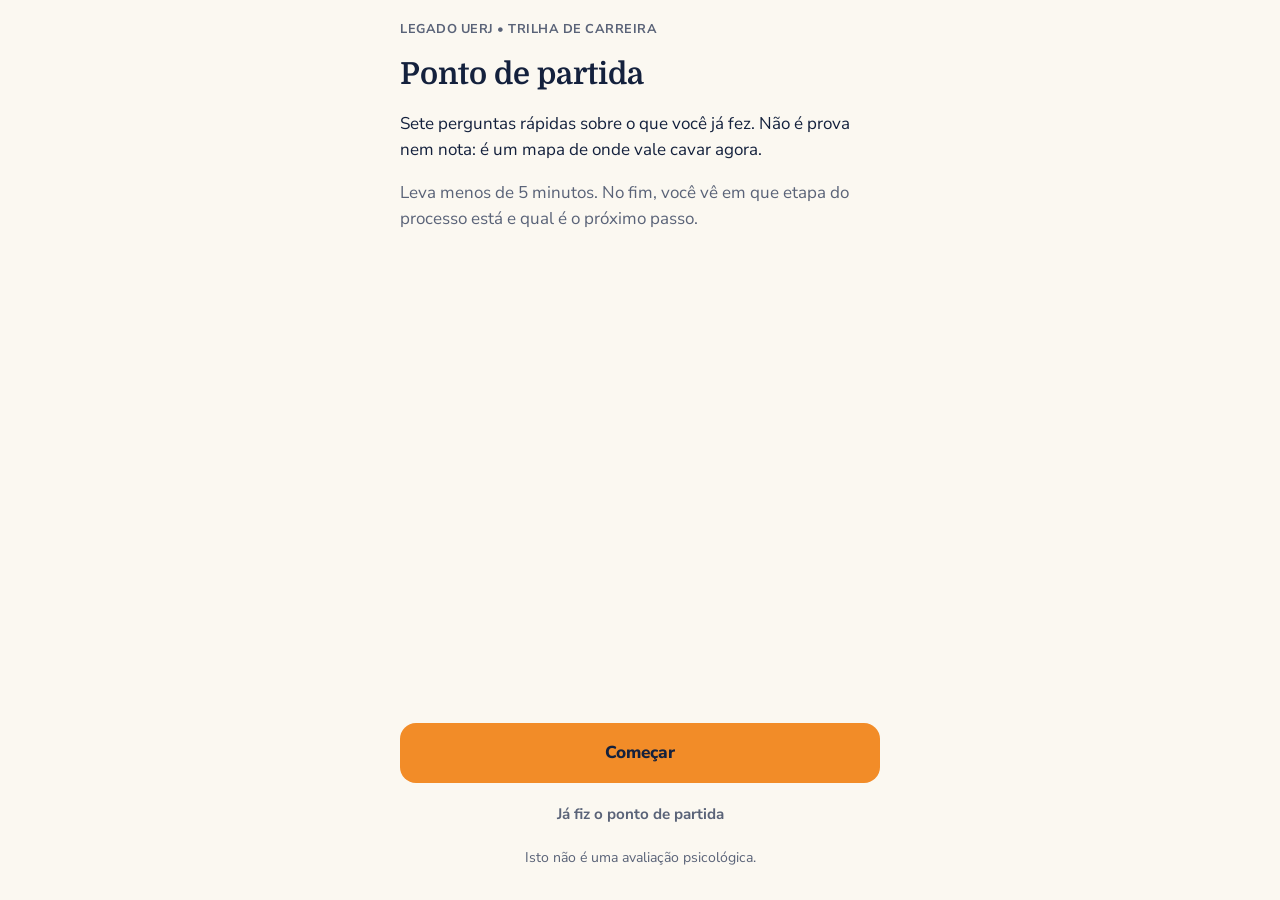
<file: index.html>
<!doctype html>
<html lang="pt-BR">
<head>
<meta charset="utf-8">
<meta name="viewport" content="width=device-width, initial-scale=1">
<meta name="robots" content="noindex">
<meta name="theme-color" content="#FBF8F1">
<title>Ponto de partida • Trilha de Carreira</title>
<script>
  /* Endereço antigo: leva ao aplicativo, mantendo o link pessoal (?t=). */
  location.replace('app/' + location.search + location.hash);
</script>
<noscript><meta http-equiv="refresh" content="0; url=app/"></noscript>
<style>body{margin:0;background:#FBF8F1;color:#14213D;font-family:system-ui,sans-serif;display:flex;min-height:100vh;align-items:center;justify-content:center;padding:24px;text-align:center}a{color:#14213D;font-weight:700}</style>
</head>
<body><p>Abrindo… Se não abrir, <a href="app/">toque aqui</a>.</p></body>
</html>
</file>
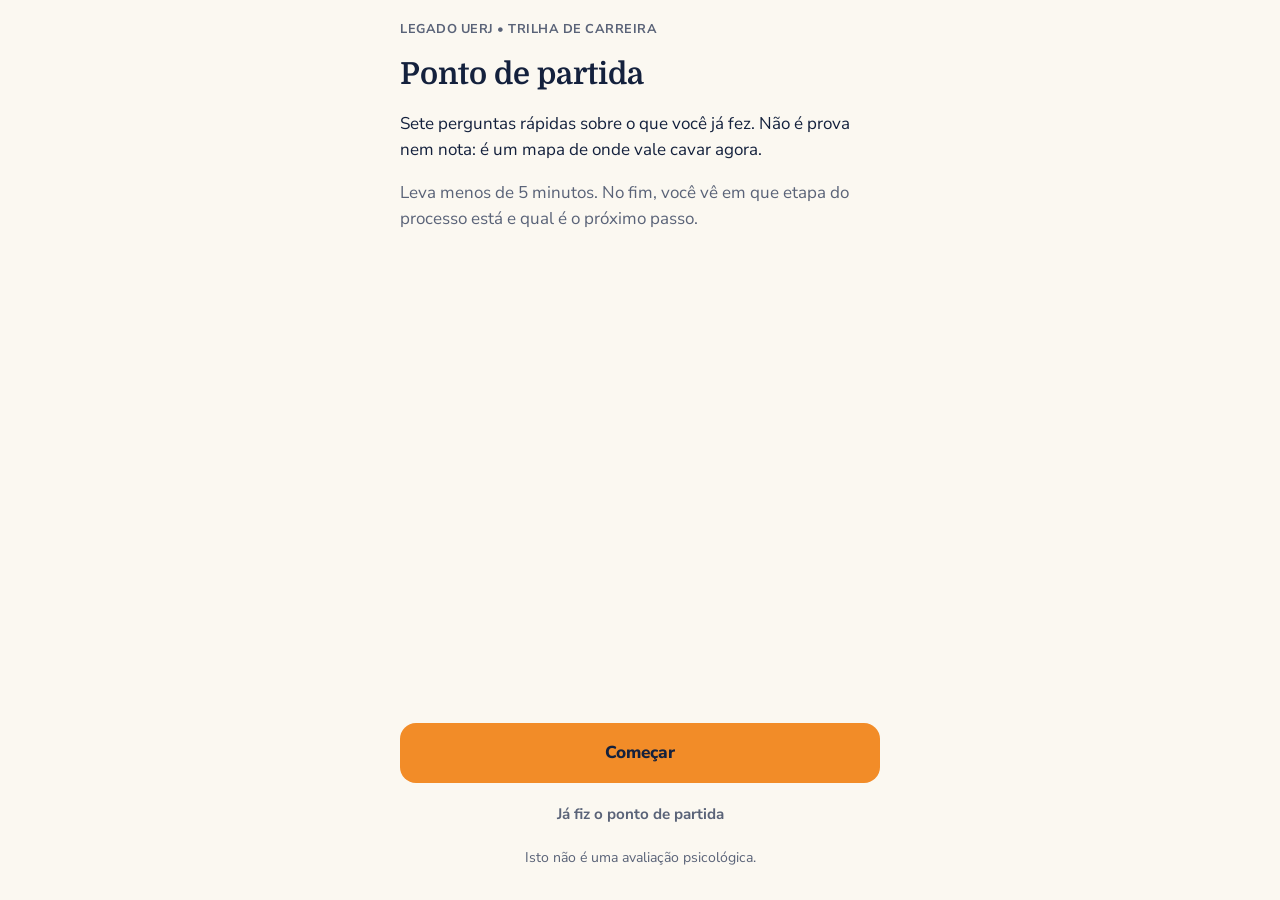
<file: app/index.html>
<!doctype html>
<html lang="pt-BR">
<head>
<meta charset="utf-8">
<meta name="viewport" content="width=device-width, initial-scale=1, viewport-fit=cover">
<meta name="theme-color" content="#FBF8F1">
<meta name="robots" content="noindex">
<title>Trilha de Carreira • Legado UERJ</title>
<link rel="preconnect" href="https://fonts.googleapis.com">
<link rel="preconnect" href="https://fonts.gstatic.com" crossorigin>
<link href="https://fonts.googleapis.com/css2?family=Domine:wght@700&family=Nunito+Sans:wght@400;600;700;800&display=swap" rel="stylesheet">
<link rel="stylesheet" href="../estilo.css?v=11">
<link rel="stylesheet" href="app.css?v=11">
</head>
<body>
<div class="pagina">
  <div class="marca">Legado UERJ • Trilha de Carreira</div>
  <main id="app" class="tela"></main>
  <noscript>Esta página precisa de JavaScript para funcionar.</noscript>
</div>
<nav id="nav" class="barra" hidden aria-label="Áreas"></nav>
<script src="../config.js?v=11"></script>
<script src="../comum.js?v=11"></script>
<script src="app.js?v=11"></script>
</body>
</html>
</file>
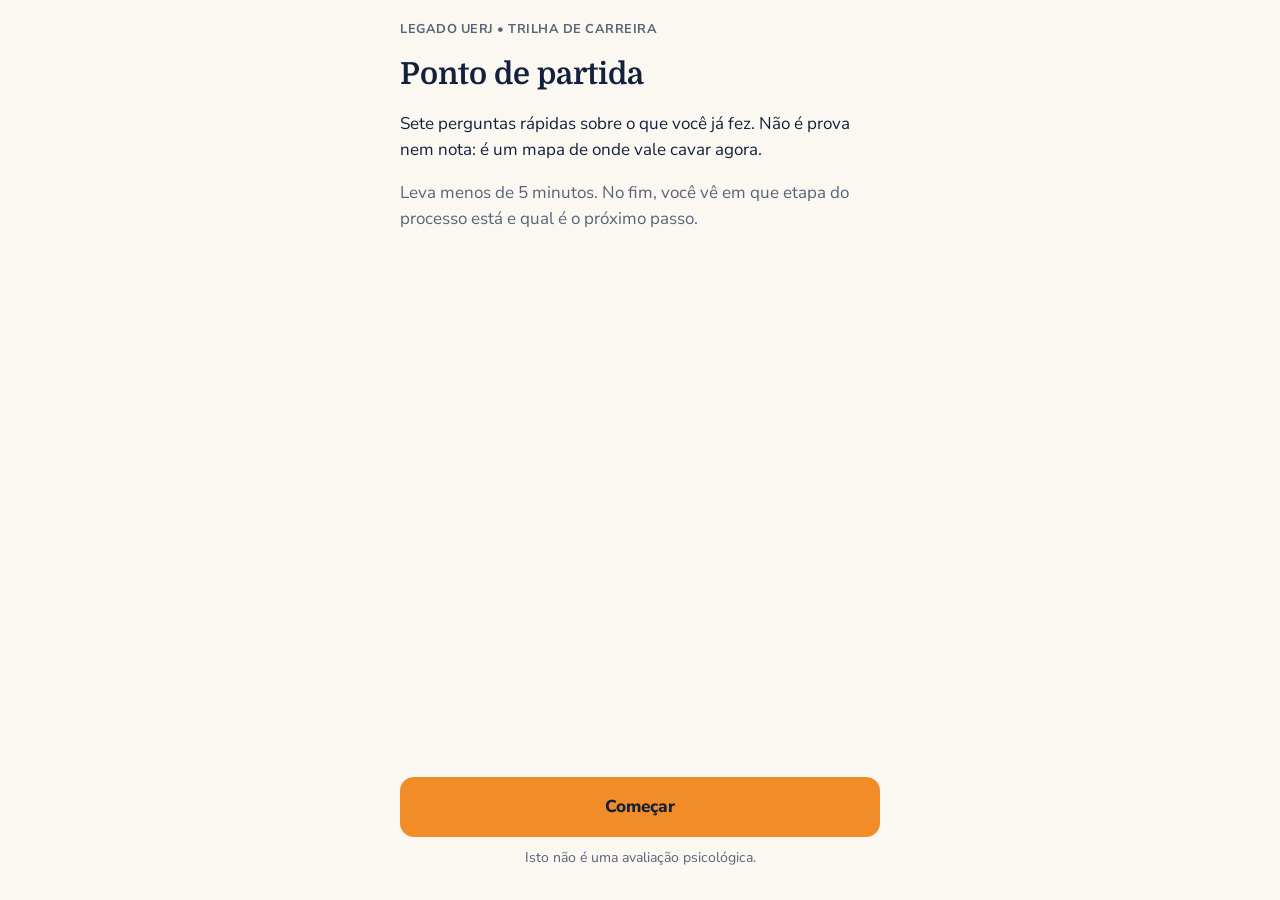
<file: v0/index.html>
<!doctype html>
<html lang="pt-BR">
<head>
<meta charset="utf-8">
<meta name="viewport" content="width=device-width, initial-scale=1, viewport-fit=cover">
<meta name="theme-color" content="#14213D">
<meta name="robots" content="noindex">
<title>Ponto de partida • Trilha de Carreira</title>
<link rel="preconnect" href="https://fonts.googleapis.com">
<link rel="preconnect" href="https://fonts.gstatic.com" crossorigin>
<link href="https://fonts.googleapis.com/css2?family=Domine:wght@700&family=Nunito+Sans:wght@400;600;700;800&display=swap" rel="stylesheet">
<link rel="stylesheet" href="../estilo.css?v=5">
</head>
<body>
<div class="pagina">
  <div class="marca">Legado UERJ • Trilha de Carreira</div>
  <main id="app" class="tela"></main>
  <noscript>Esta página precisa de JavaScript para funcionar.</noscript>
</div>
<script src="../config.js?v=5"></script>
<script src="../comum.js?v=5"></script>
<script src="app.js?v=5"></script>
</body>
</html>
</file>
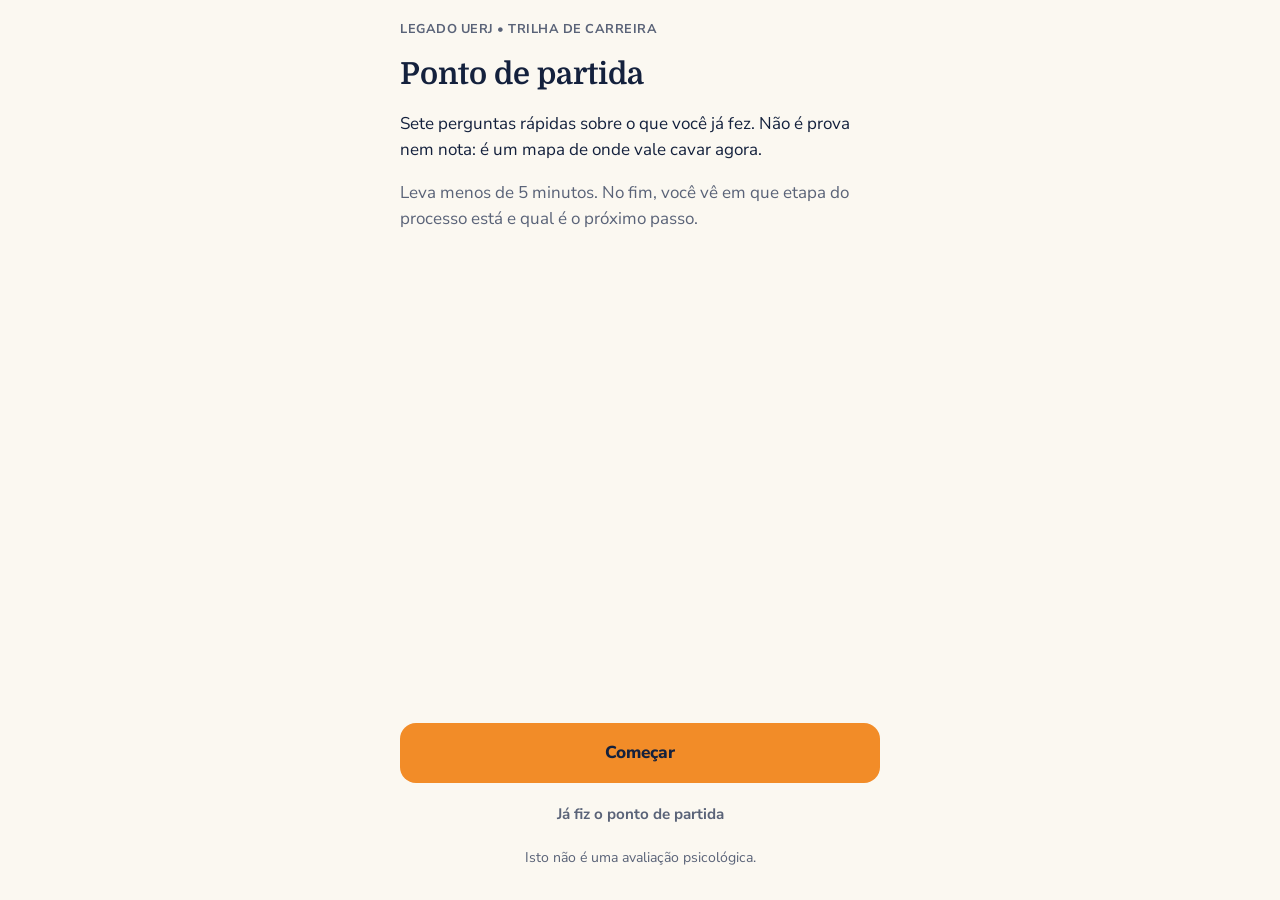
<file: meu-teste.html>
<!doctype html>
<html lang="pt-BR">
<head>
<meta charset="utf-8">
<meta name="viewport" content="width=device-width, initial-scale=1">
<meta name="robots" content="noindex">
<meta name="theme-color" content="#FBF8F1">
<title>Meus testes • Trilha de Carreira</title>
<script>
  /* Endereço antigo: leva ao aplicativo, mantendo o link pessoal (?t=). */
  location.replace('app/' + location.search + '#/testes');
</script>
<noscript><meta http-equiv="refresh" content="0; url=app/"></noscript>
<style>body{margin:0;background:#FBF8F1;color:#14213D;font-family:system-ui,sans-serif;display:flex;min-height:100vh;align-items:center;justify-content:center;padding:24px;text-align:center}a{color:#14213D;font-weight:700}</style>
</head>
<body><p>Abrindo… Se não abrir, <a href="app/">toque aqui</a>.</p></body>
</html>
</file>
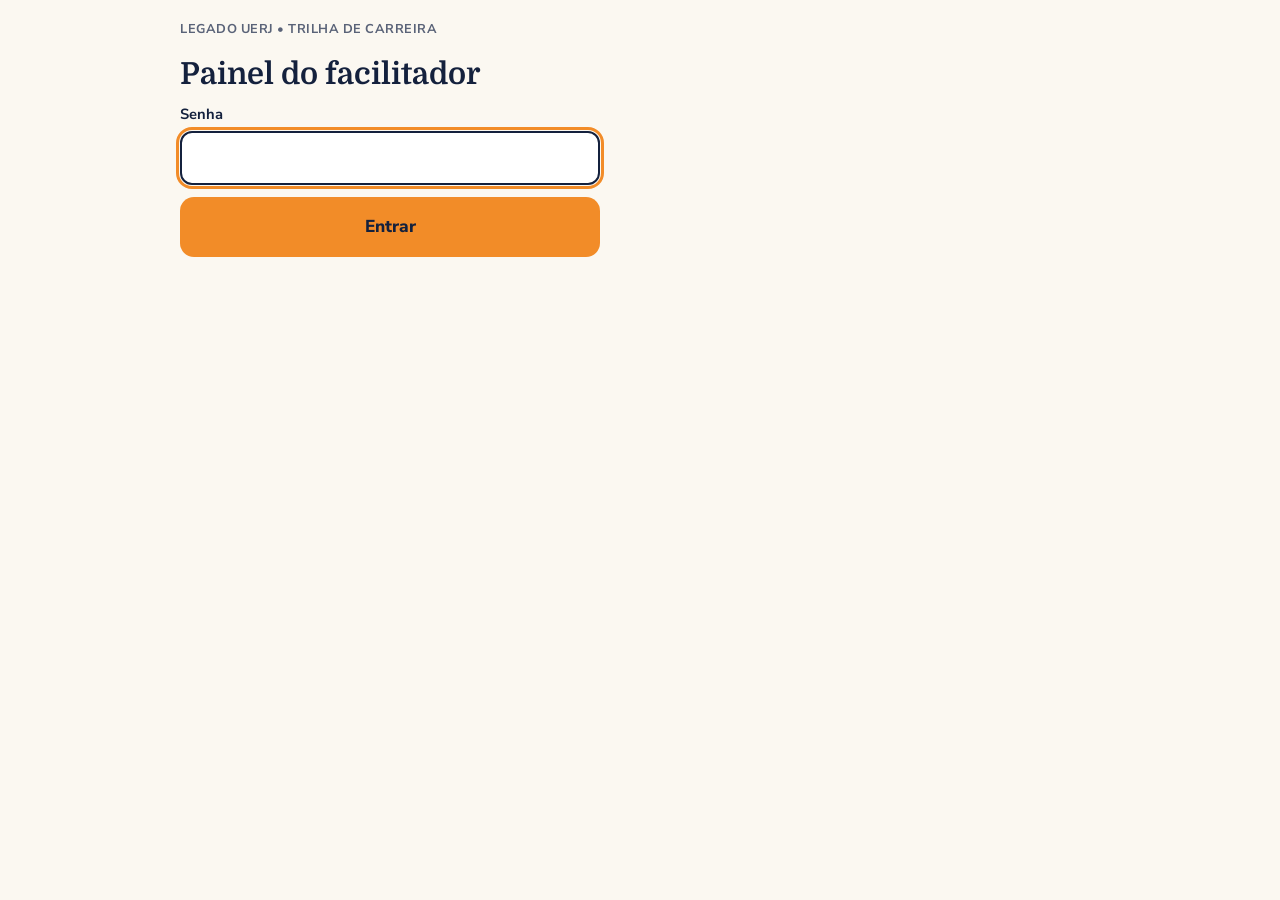
<file: painel.html>
<!doctype html>
<html lang="pt-BR">
<head>
<meta charset="utf-8">
<meta name="viewport" content="width=device-width, initial-scale=1, viewport-fit=cover">
<meta name="theme-color" content="#14213D">
<meta name="robots" content="noindex">
<title>Painel do facilitador • Trilha de Carreira</title>
<link rel="preconnect" href="https://fonts.googleapis.com">
<link rel="preconnect" href="https://fonts.gstatic.com" crossorigin>
<link href="https://fonts.googleapis.com/css2?family=Domine:wght@700&family=Nunito+Sans:wght@400;600;700;800&display=swap" rel="stylesheet">
<link rel="stylesheet" href="estilo.css?v=7">
<style>
  .pagina.larga { max-width: 960px; }
  .grade { display: grid; gap: 16px; grid-template-columns: repeat(auto-fit, minmax(280px, 1fr)); }
  .numeros { display: grid; gap: 12px; grid-template-columns: repeat(auto-fit, minmax(130px, 1fr)); }
  .numeros .cartao { padding: 14px 16px; }
  .numeros .valor { font-family: 'Domine', Georgia, serif; font-size: 2rem; font-weight: 700; line-height: 1.1; }
  .numeros .rot { font-size: .82rem; font-weight: 700; color: var(--suave); }
  .barras { display: flex; flex-direction: column; gap: 10px; margin-top: 12px; }
  .barra { display: grid; grid-template-columns: 112px 1fr 36px; align-items: center; gap: 10px; font-size: .92rem; }
  .barra .nome { font-weight: 700; white-space: nowrap; overflow: hidden; text-overflow: ellipsis; }
  .barra .trilho { height: 22px; background: var(--creme); border-radius: 0 4px 4px 0; }
  .barra .cheio { height: 100%; background: var(--laranja); border-radius: 0 4px 4px 0; min-width: 2px; transition: width .3s; }
  .barra .n { font-weight: 800; text-align: right; font-variant-numeric: tabular-nums; }
  table { border-collapse: collapse; width: 100%; font-size: .9rem; font-variant-numeric: tabular-nums; }
  th, td { padding: 6px 4px; text-align: center; }
  th { font-size: .78rem; color: var(--suave); font-weight: 800; }
  table.matriz { table-layout: fixed; margin-top: 6px; }
  table.matriz th:first-child { width: 28px; }
  td.cel { border: 2px solid var(--branco); border-radius: 4px; font-weight: 700; height: 34px; }
  td.diag { outline: 2px solid var(--azul); outline-offset: -2px; }
  .lista { list-style: none; padding: 0; margin: 10px 0 0; }
  .lista li { display: flex; justify-content: space-between; gap: 12px; padding: 6px 0; border-top: 1px solid var(--linha); }
  .lista li:first-child { border-top: 0; }
  .lista b { font-variant-numeric: tabular-nums; }
  .acoes { display: flex; flex-wrap: wrap; gap: 10px; }
  .acoes .botao { width: auto; flex: 1 1 220px; }
  .cabeca { display: flex; justify-content: space-between; align-items: baseline; gap: 12px; flex-wrap: wrap; }
  /* encontros */
  .novo { display: grid; grid-template-columns: 1.2fr 1fr 1fr 160px auto; gap: 10px; align-items: end; }
  .novo .botao { width: auto; min-height: 50px; padding: 12px 20px; }
  @media (max-width: 900px) { .novo { grid-template-columns: 1fr 1fr; } .novo .botao { grid-column: 1 / -1; } }
  @media (max-width: 640px) { .novo { grid-template-columns: 1fr; } }
  .enc-quem { font-size: .9rem; margin-top: 2px; }
  .enc-quem.falta { color: #9A4B00; font-weight: 700; }
  .comparar { overflow-x: auto; }
  .comparar table { font-size: .88rem; min-width: 560px; }
  .comparar th, .comparar td { border-top: 1px solid var(--linha); padding: 7px 6px; }
  .comparar th:first-child, .comparar td:first-child { text-align: left; }
  .comparar td.alto { font-weight: 800; }
  .encontro { border-top: 1px solid var(--linha); padding: 16px 0; }
  .encontro:first-of-type { border-top: 0; }
  .enc-topo { display: flex; justify-content: space-between; gap: 12px; flex-wrap: wrap; align-items: baseline; }
  .enc-nome { font-weight: 800; font-size: 1.05rem; }
  .estado { display: inline-block; font-size: .74rem; font-weight: 800; border-radius: 999px; padding: 2px 10px; margin-left: 6px; }
  .estado.aberto { background: #E7F2E4; color: #24552A; }
  .estado.fechado { background: var(--creme); color: var(--suave); }
  .enc-num { display: flex; gap: 18px; flex-wrap: wrap; margin-top: 8px; font-size: .9rem; }
  .enc-num b { font-size: 1.15rem; font-variant-numeric: tabular-nums; }
  .notas { display: grid; grid-template-columns: repeat(11, 1fr); gap: 3px; align-items: end; height: 54px; margin-top: 10px; max-width: 420px; }
  .notas div { background: var(--laranja); border-radius: 3px 3px 0 0; min-height: 2px; }
  .notas div.zero { background: var(--linha); }
  .notas-eixo { display: grid; grid-template-columns: repeat(11, 1fr); gap: 3px; max-width: 420px; font-size: .7rem; color: var(--suave); text-align: center; font-variant-numeric: tabular-nums; }
  .mini { display: flex; flex-wrap: wrap; gap: 8px; margin-top: 12px; }
  .mini button { font: inherit; font-size: .85rem; font-weight: 700; border: 1.5px solid var(--linha); background: var(--branco); color: var(--azul); border-radius: 10px; padding: 7px 12px; cursor: pointer; }
  .mini button.forte { border-color: var(--laranja); background: var(--laranja); }
  .link-enc { font-size: .82rem; color: var(--suave); word-break: break-all; margin-top: 6px; }
  .respostas { overflow-x: auto; margin-top: 12px; }
  .respostas table { font-size: .85rem; min-width: 720px; }
  .respostas th, .respostas td { text-align: left; vertical-align: top; padding: 8px 6px; border-top: 1px solid var(--linha); }
  .respostas td.n { text-align: center; font-weight: 800; }
  .filtro { display: flex; align-items: center; gap: 8px; font-size: .9rem; font-weight: 700; cursor: pointer; }
  .filtro input { width: 18px; height: 18px; }
  details summary { cursor: pointer; font-weight: 800; }
  .pessoas li { align-items: center; }
  .pessoas label { display: flex; align-items: center; gap: 8px; margin: 0; font-weight: 600; font-size: .9rem; cursor: pointer; }
</style>
</head>
<body>
<div class="pagina larga">
  <div class="marca">Legado UERJ • Trilha de Carreira</div>
  <main id="app" class="tela"></main>
</div>
<script src="config.js?v=7"></script>
<script src="comum.js?v=7"></script>
<script>
(function () {
  'use strict';
  var P = window.PDP, esc = P.esc, app = document.getElementById('app');
  var senha = null, dados = null, timer = null, incluirTestes = false;
  var abertos = {};            // encontros com as respostas expandidas
  var recemCriado = null;      // slug do encontro que acabou de ser criado
  try { senha = sessionStorage.getItem('pdp_painel'); incluirTestes = sessionStorage.getItem('pdp_painel_testes') === '1'; } catch (e) {}

  function entrar(msg) {
    app.innerHTML = '<div style="max-width:420px" class="pilha">' +
      '<h1>Painel do facilitador</h1>' +
      '<form id="f" class="pilha" style="gap:12px"><div class="campo"><label for="s">Senha</label>' +
      '<input id="s" type="text" autocomplete="off" autocapitalize="none" spellcheck="false"></div>' +
      (msg ? '<p class="erro">' + esc(msg) + '</p>' : '') +
      '<button class="botao" type="submit">Entrar</button></form></div>';
    document.getElementById('f').onsubmit = function (ev) {
      ev.preventDefault(); senha = document.getElementById('s').value.trim(); carregar(true);
    };
    document.getElementById('s').focus();
  }

  function carregar(primeira) {
    clearTimeout(timer);
    P.rpc('pdp_painel', { p_senha: senha, p_incluir_testes: incluirTestes }).then(function (d) {
      try { sessionStorage.setItem('pdp_painel', senha); } catch (e) {}
      dados = d;
      // não redesenha enquanto alguém digita no painel
      var ativo = document.activeElement && /INPUT|TEXTAREA|SELECT/.test(document.activeElement.tagName) && document.activeElement.id !== 's';
      if (primeira || !ativo) desenhar();
      timer = setTimeout(carregar, 15000);
    }, function (err) {
      if (err && !err.rede) { try { sessionStorage.removeItem('pdp_painel'); } catch (e) {} senha = null; entrar('Senha incorreta.'); return; }
      if (primeira && !dados) entrar('Sem conexão. Tente de novo.');
      else { var s = document.getElementById('hora'); if (s) s.textContent = 'sem conexão, tentando de novo…'; timer = setTimeout(carregar, 15000); }
    });
  }

  function acao(fn, args) {
    clearTimeout(timer);
    var a = { p_senha: senha }; for (var k in args) a[k] = args[k];
    return P.rpc(fn, a).then(function (r) { carregar(); return r; }, function (err) {
      alert(err && err.msg && /com respostas/.test(err.msg) ? 'Este encontro já tem respostas e não pode ser apagado. Feche-o em vez disso.' : 'Não deu certo. Tente de novo.');
      carregar();
    });
  }

  function linkEncontro(slug) { return new URL('app/#/e/' + slug, location.href.split('#')[0]).href; }
  function dataBR(iso) { return new Date(iso + 'T12:00:00').toLocaleDateString('pt-BR'); }
  function hojeISO() { var d = new Date(); d.setMinutes(d.getMinutes() - d.getTimezoneOffset()); return d.toISOString().slice(0, 10); }

  function copiar(texto, botao) {
    var ok = function () { var t = botao.textContent; botao.textContent = 'Copiado'; setTimeout(function () { botao.textContent = t; }, 2000); };
    if (navigator.clipboard) navigator.clipboard.writeText(texto).then(ok, function () { prompt('Copie o link:', texto); });
    else prompt('Copie o link:', texto);
  }

  /* NPS: % que deram 9–10 menos % que deram 0–6 */
  function nps(notas, total) {
    if (!total) return '–';
    var pro = 0, det = 0;
    for (var k in notas) { if (+k >= 9) pro += notas[k]; else if (+k <= 6) det += notas[k]; }
    return Math.round((pro - det) / total * 100);
  }

  function blocoEncontros(d) {
    var turma = d.total || 0;
    var h = '<div class="cartao pilha" style="gap:14px"><div class="cabeca"><h2>Encontros</h2>' +
      '<p class="pequeno suave">O link de cada encontro fica aberto até a data do encontro seguinte.</p></div>' +
      '<form id="novo" class="novo">' +
      '<div class="campo"><label for="enc-nome">Nome do encontro</label><input id="enc-nome" type="text" maxlength="120" placeholder="Ex.: Consultoria"></div>' +
      '<div class="campo"><label for="enc-tema">Tema</label><input id="enc-tema" type="text" maxlength="120" placeholder="Ex.: Carreira em consultoria"></div>' +
      '<div class="campo"><label for="enc-mentor">Mentor</label><input id="enc-mentor" type="text" maxlength="120" placeholder="Nome de quem conduziu"></div>' +
      '<div class="campo"><label for="enc-data">Data</label><input id="enc-data" type="date" value="' + hojeISO() + '"></div>' +
      '<button class="botao" type="submit">Criar encontro</button></form>';

    if (!d.encontros.length) h += '<p class="suave">Nenhum encontro criado ainda.</p>';
    d.encontros.forEach(function (e) {
      var max = 1; for (var k in e.notas) if (e.notas[k] > max) max = e.notas[k];
      var link = linkEncontro(e.slug);
      h += '<div class="encontro" data-id="' + e.id + '">' +
        '<div class="enc-topo"><div><span class="enc-nome">' + esc(e.nome) + '</span>' +
        '<span class="estado ' + (e.aberto ? 'aberto' : 'fechado') + '">' + (e.aberto ? 'aberto' : 'fechado') + '</span></div>' +
        '<span class="pequeno suave">' + dataBR(e.data) + '</span></div>' +
        (e.tema || e.mentor
          ? '<p class="enc-quem">' + [e.tema ? 'Tema: <b>' + esc(e.tema) + '</b>' : '', e.mentor ? 'Mentor: <b>' + esc(e.mentor) + '</b>' : ''].filter(Boolean).join(' · ') + '</p>'
          : '<p class="enc-quem falta">Sem tema e mentor: preencha em “Tema e mentor” para comparar os encontros.</p>') +
        (recemCriado === e.slug ? '<p class="situacao ok" style="margin-top:8px">Encontro criado. Copie o link abaixo para o slide ou o WhatsApp.</p>' : '') +
        '<div class="enc-num"><span><b>' + e.respostas + '</b> responderam' + (turma ? ' (' + Math.round(e.respostas / turma * 100) + '% da turma)' : '') + '</span>' +
        '<span>Recomendação média <b>' + (e.media == null ? '–' : String(e.media).replace('.', ',')) + '</b></span>' +
        '<span title="% que deram 9 ou 10 menos % que deram de 0 a 6">NPS <b>' + nps(e.notas, e.respostas) + '</b></span></div>' +
        (e.medias && e.medias.n_novas ? '<div class="enc-num">' + NOTAS.slice(0, 4).map(function (n) {
          return '<span>' + n[1] + ' <b>' + num1(e.medias[n[0]]) + '</b></span>';
        }).join('') + (e.medias.n_novas < e.respostas ? '<span class="pequeno suave">(' + e.medias.n_novas + ' de ' + e.respostas + ' respostas têm estas notas)</span>' : '') + '</div>' : '');
      if (e.respostas) {
        h += '<div class="notas" aria-label="Quantas pessoas deram cada nota de 0 a 10">' +
          [0, 1, 2, 3, 4, 5, 6, 7, 8, 9, 10].map(function (n) {
            var q = e.notas[n] || 0;
            return '<div class="' + (q ? '' : 'zero') + '" style="height:' + (q ? Math.max(8, q / max * 100) : 3) + '%" title="Nota ' + n + ': ' + q + '"></div>';
          }).join('') + '</div><div class="notas-eixo">' + [0, 1, 2, 3, 4, 5, 6, 7, 8, 9, 10].map(function (n) { return '<span>' + n + '</span>'; }).join('') + '</div>';
      }
      h += '<p class="link-enc">' + esc(link) + '</p><div class="mini">' +
        '<button class="forte" data-acao="copiar" data-link="' + esc(link) + '">Copiar link</button>' +
        (e.respostas ? '<button data-acao="ver">' + (abertos[e.id] ? 'Esconder respostas' : 'Ver respostas') + '</button><button data-acao="csv">CSV</button>' : '') +
        '<button data-acao="editar">Tema e mentor</button>' +
        '<button data-acao="' + (e.fechado_manual ? 'reabrir' : 'fechar') + '">' + (e.fechado_manual ? 'Reabrir' : 'Fechar agora') + '</button>' +
        (e.respostas ? '' : '<button data-acao="apagar">Apagar</button>') + '</div>';
      if (abertos[e.id] && e.respostas) {
        h += '<div class="respostas"><table><tr><th>Nome</th>' + NOTAS.map(function (n) { return '<th title="' + n[1] + '">' + n[2] + '</th>'; }).join('') + '<th>O que levo</th><th>Critério</th><th>Até a próxima</th><th>O que faria melhor</th></tr>' +
          e.linhas.map(function (l) {
            return '<tr><td>' + esc(l.nome || l.email) + '</td>' + NOTAS.map(function (n) { return '<td class="n">' + (l[n[0]] == null ? '–' : l[n[0]]) + '</td>'; }).join('') + '<td>' + esc(l.levo) + '</td><td>' + esc(l.criterio) +
              '</td><td>' + esc(l.proximo) + '</td><td>' + esc(l.melhorar) + '</td></tr>';
          }).join('') + '</table></div>';
      }
      h += '</div>';
    });
    return h + blocoComparar(d.encontros) + '</div>';
  }

  /* comparação entre encontros: médias por mentor e por tema (só respostas com as notas novas) */
  function blocoComparar(encontros) {
    function agrupar(chave) {
      var g = {};
      encontros.forEach(function (e) {
        var k = (e[chave] || '').trim(); if (!k) return;
        var x = g[k] || (g[k] = { nome: k, encontros: 0, n: 0, soma: {}, cont: {} });
        x.encontros++;
        e.linhas.forEach(function (l) {
          if (l.mentor_geral == null && l.tema_relevancia == null) return;
          x.n++;
          NOTAS.forEach(function (n) { if (l[n[0]] != null) { x.soma[n[0]] = (x.soma[n[0]] || 0) + l[n[0]]; x.cont[n[0]] = (x.cont[n[0]] || 0) + 1; } });
        });
      });
      return Object.keys(g).map(function (k) { return g[k]; }).filter(function (x) { return x.n; });
    }
    function tabela(titulo, linhas, ordem) {
      if (!linhas.length) return '';
      linhas.forEach(function (x) { NOTAS.forEach(function (n) { x[n[0]] = x.cont[n[0]] ? x.soma[n[0]] / x.cont[n[0]] : null; }); });
      linhas.sort(function (a, b) { return (b[ordem] || 0) - (a[ordem] || 0); });
      var max = {}; NOTAS.forEach(function (n) { max[n[0]] = Math.max.apply(null, linhas.map(function (x) { return x[n[0]] || 0; })); });
      return '<div class="comparar"><p class="sobre" style="margin-top:14px">' + titulo + '</p><table><tr><th>' + (titulo === 'Por mentor' ? 'Mentor' : 'Tema') +
        '</th><th>Encontros</th><th>Respostas</th>' + NOTAS.map(function (n) { return '<th title="' + n[1] + '">' + n[2] + '</th>'; }).join('') + '</tr>' +
        linhas.map(function (x) {
          return '<tr><td>' + esc(x.nome) + '</td><td>' + x.encontros + '</td><td>' + x.n + '</td>' + NOTAS.map(function (n) {
            var v = x[n[0]]; return '<td class="' + (linhas.length > 1 && v != null && v === max[n[0]] ? 'alto' : '') + '">' + (v == null ? '–' : num1(Math.round(v * 10) / 10)) + '</td>';
          }).join('') + '</tr>';
        }).join('') + '</table></div>';
    }
    var h = tabela('Por mentor', agrupar('mentor'), 'mentor_geral') + tabela('Por tema', agrupar('tema'), 'tema_relevancia');
    return h ? '<div class="encontro"><h2 style="font-size:1.1rem">Comparar encontros</h2>' +
      '<p class="pequeno suave">Média das notas de 0 a 10, só com respostas que têm as perguntas de tema e mentor. Em negrito, a maior de cada coluna.</p>' + h + '</div>' : '';
  }

  function desenhar() {
    var d = dados, total = d.total || 0;
    var maxEtapa = Math.max.apply(null, [1].concat([1, 2, 3, 4, 5].map(function (k) { return d.por_etapa[k] || 0; })));

    var igual = 0, acima = 0, abaixo = 0;
    d.linhas.forEach(function (l) { if (l.diferenca === 0) igual++; else if (l.diferenca > 0) acima++; else abaixo++; });

    var m = {}, maxCel = 1;
    d.matriz.forEach(function (c) { m[c.p + '-' + c.c] = c.n; if (c.n > maxCel) maxCel = c.n; });

    var desc = d.descreve || {};
    var semanas = d.registros_semana || [];
    var todasExit = [];
    d.encontros.forEach(function (e) { e.linhas.forEach(function (l) { var x = {}; for (var k in l) x[k] = l[k]; x.encontro = e.nome; x.data_encontro = e.data; x.tema = e.tema; x.mentor = e.mentor; todasExit.push(x); }); });

    var h = '<div class="cabeca"><h1>Painel do facilitador</h1>' +
      '<p class="pequeno suave">Atualiza a cada 15 s · <span id="hora">' + new Date(d.agora).toLocaleTimeString('pt-BR', { hour: '2-digit', minute: '2-digit', second: '2-digit' }) + '</span></p></div>';

    h += '<label class="filtro"><input type="checkbox" id="incluir"' + (incluirTestes ? ' checked' : '') + '> Incluir respostas de teste' +
      (d.testes_marcados ? ' (' + d.testes_marcados + ' marcada' + (d.testes_marcados > 1 ? 's' : '') + ')' : '') + '</label>';

    h += blocoEncontros(d);

    h += '<div class="numeros">' +
      num(total, 'pontos de partida') +
      num(pct(igual, total), 'se veem na etapa calculada') +
      num(d.linhas.filter(function (l) { return l.te_descreve; }).length, 'responderam “te descreve?”') +
      num(d.linhas.filter(function (l) { return l.exit_tickets > 0; }).length, 'responderam algum encontro') +
      num(d.apostas, 'desenharam testes') +
      '</div>';

    h += '<div class="grade">';

    h += '<div class="cartao"><h2>Pessoas por etapa calculada</h2><div class="barras">' +
      [1, 2, 3, 4, 5].map(function (k) {
        var n = d.por_etapa[k] || 0;
        var extra = k === 5 && d.consolidadas ? ' (' + d.consolidadas + ' consolidada' + (d.consolidadas > 1 ? 's' : '') + ')' : '';
        return '<div class="barra" title="Etapa ' + k + ': ' + n + ' pessoa' + (n === 1 ? '' : 's') + extra + '">' +
          '<span class="nome">' + k + ' · ' + esc(P.ETAPAS[k].nome) + '</span>' +
          '<span class="trilho"><span class="cheio" style="display:block;width:' + (n / maxEtapa * 100) + '%"></span></span>' +
          '<span class="n">' + n + '</span></div>';
      }).join('') + '</div>' +
      (d.consolidadas ? '<p class="pequeno suave" style="margin-top:10px">Na etapa 5, ' + d.consolidadas + ' com as seis respostas “sim” (consolidada).</p>' : '') +
      '</div>';

    h += '<div class="cartao"><h2>Percebida × calculada</h2>' +
      '<ul class="lista"><li><span>Mesma etapa</span><b>' + igual + '</b></li>' +
      '<li><span>Se veem numa etapa à frente</span><b>' + acima + '</b></li>' +
      '<li><span>Se veem numa etapa anterior</span><b>' + abaixo + '</b></li></ul>' +
      '<p class="pequeno suave" style="margin-top:14px">Linhas: etapa percebida. Colunas: etapa calculada.</p>' +
      '<table class="matriz" aria-label="Contagem por etapa percebida (linhas) e calculada (colunas)">' +
      '<tr><th></th>' + [1, 2, 3, 4, 5].map(function (c) { return '<th>' + c + '</th>'; }).join('') + '</tr>' +
      [1, 2, 3, 4, 5].map(function (p) {
        return '<tr><th>' + p + '</th>' + [1, 2, 3, 4, 5].map(function (c) {
          var n = m[p + '-' + c] || 0, a = n ? 0.15 + 0.75 * (n / maxCel) : 0;
          var fundo = n ? 'rgba(242,140,40,' + a.toFixed(2) + ')' : 'var(--creme)';
          return '<td class="cel' + (p === c ? ' diag' : '') + '" style="background:' + fundo + '" title="Percebida ' + p + ', calculada ' + c + ': ' + n + '">' + (n || '') + '</td>';
        }).join('') + '</tr>';
      }).join('') + '</table>' +
      '<p class="pequeno suave" style="margin-top:8px">Diagonal contornada = mesma etapa.</p></div>';

    h += '<div class="cartao"><h2>“Essa etapa te descreve?”</h2><ul class="lista">' +
      [['sim', 'Sim'], ['mais_ou_menos', 'Mais ou menos'], ['nao', 'Não'], ['sem_resposta', 'Sem resposta']].map(function (o) {
        return '<li><span>' + o[1] + '</span><b>' + (desc[o[0]] || 0) + '</b></li>';
      }).join('') + '</ul></div>';

    var est = d.testes_por_estado || {};
    h += '<div class="cartao"><h2>Testes por estado</h2><ul class="lista">' +
      [['desenhado', 'Desenhados'], ['andamento', 'Em andamento'], ['concluido', 'Concluídos']].map(function (o) {
        return '<li><span>' + o[1] + '</span><b>' + (est[o[0]] || 0) + '</b></li>';
      }).join('') + '</ul></div>';

    var pl = d.planos || {};
    h += '<div class="cartao"><h2>Planos</h2><ul class="lista">' +
      [['pessoas', 'Pessoas com planos'], ['escritos', 'Planos escritos'], ['com_regua', 'Planos com régua completa'],
       ['perguntas', 'Perguntas feitas'], ['testes_ligados', 'Testes nascidos de perguntas']].map(function (o) {
        return '<li><span>' + o[1] + '</span><b>' + (pl[o[0]] || 0) + '</b></li>';
      }).join('') + '</ul></div>';

    if (semanas.length) h += '<div class="cartao"><h2>Reflexões livres (formato antigo)</h2>' +
      '<ul class="lista">' + semanas.map(function (s) {
        return '<li><span>Semana de ' + new Date(s.semana + 'T12:00:00').toLocaleDateString('pt-BR') + '</span><b>' + s.pessoas + ' pessoa' + (s.pessoas === 1 ? '' : 's') + '</b></li>';
      }).join('') + '</ul></div>';

    h += '</div>';

    h += '<div class="cartao pilha"><h2>Exportar CSV</h2><div class="acoes">' +
      '<button class="botao" id="csv1">Pontos de partida (' + d.linhas.length + ')</button>' +
      '<button class="botao claro" id="csv4">Encontros (' + todasExit.length + ')</button>' +
      '<button class="botao claro" id="csv5">Planos (' + (d.linhas_planos || []).length + ')</button>' +
      '<button class="botao claro" id="csv3">Testes (' + d.linhas_apostas.length + ')</button>' +
      (d.linhas_registros.length ? '<button class="botao claro" id="csv2">Reflexões antigas (' + d.linhas_registros.length + ')</button>' : '') +
      '</div><p class="pequeno suave">Separador ponto e vírgula, abre direto no Excel em português e no Google Planilhas.</p></div>';

    h += '<details class="cartao"><summary>Marcar respostas de teste</summary>' +
      '<p class="pequeno suave" style="margin-top:8px">Respostas marcadas saem dos números, gráficos e CSV, a não ser que “Incluir respostas de teste” esteja ligado. ' +
      (incluirTestes ? '' : 'Para desmarcar uma resposta, ligue essa opção primeiro.') + '</p>' +
      '<ul class="lista pessoas">' + d.linhas.map(function (l) {
        return '<li><label><input type="checkbox" data-email="' + esc(l.email) + '"' + (l.teste ? ' checked' : '') + '> ' + esc(l.nome) +
          ' <span class="suave">· ' + esc(l.email) + '</span></label><span class="pequeno suave">' + new Date(l.criado_em).toLocaleString('pt-BR', { day: '2-digit', month: '2-digit', hour: '2-digit', minute: '2-digit' }) + '</span></li>';
      }).join('') + '</ul></details>' +
      '<p class="rodape"><button class="botao texto" id="sair">Sair</button></p>';

    app.innerHTML = h;
    recemCriado = null;

    document.getElementById('incluir').onchange = function () {
      incluirTestes = this.checked;
      try { sessionStorage.setItem('pdp_painel_testes', incluirTestes ? '1' : '0'); } catch (e) {}
      carregar();
    };
    document.getElementById('novo').onsubmit = function (ev) {
      ev.preventDefault();
      var nome = document.getElementById('enc-nome').value.trim(), data = document.getElementById('enc-data').value;
      var tema = document.getElementById('enc-tema').value.trim(), mentor = document.getElementById('enc-mentor').value.trim();
      if (!nome || !data || !tema || !mentor) { alert('Preencha nome, tema, mentor e data do encontro.'); return; }
      this.querySelector('button').disabled = true;
      document.activeElement.blur();
      acao('pdp_encontro_criar', { p_nome: nome, p_data: data, p_tema: tema, p_mentor: mentor }).then(function (r) { if (r) recemCriado = r.slug; });
    };
    Array.prototype.forEach.call(app.querySelectorAll('.encontro [data-acao]'), function (b) {
      b.onclick = function () {
        var id = b.closest('.encontro').getAttribute('data-id'), e = d.encontros.filter(function (x) { return x.id === id; })[0], tipo = b.getAttribute('data-acao');
        if (tipo === 'copiar') copiar(b.getAttribute('data-link'), b);
        else if (tipo === 'ver') { abertos[id] = !abertos[id]; desenhar(); }
        else if (tipo === 'csv') baixar('encontro-' + e.nome.toLowerCase().replace(/[^a-z0-9]+/gi, '-'), e.linhas.map(function (l) { var x = {}; for (var k in l) x[k] = l[k]; x.encontro = e.nome; x.tema = e.tema; x.mentor = e.mentor; return x; }), COLUNAS_EXIT);
        else if (tipo === 'editar') {
          var t = prompt('Tema de “' + e.nome + '”:', e.tema || e.nome); if (t === null) return;
          var m = prompt('Mentor de “' + e.nome + '”:', e.mentor || ''); if (m === null) return;
          acao('pdp_encontro_editar', { p_id: id, p_tema: t.trim(), p_mentor: m.trim() });
        }
        else if (tipo === 'fechar') { if (confirm('Fechar “' + e.nome + '” para novas respostas?')) acao('pdp_encontro_fechar', { p_id: id, p_fechar: true }); }
        else if (tipo === 'reabrir') acao('pdp_encontro_fechar', { p_id: id, p_fechar: false });
        else if (tipo === 'apagar') { if (confirm('Apagar “' + e.nome + '”? Ele ainda não tem respostas.')) acao('pdp_encontro_apagar', { p_id: id }); }
      };
    });
    Array.prototype.forEach.call(app.querySelectorAll('.pessoas input[data-email]'), function (c) {
      c.onchange = function () { acao('pdp_marcar_teste', { p_email: c.getAttribute('data-email'), p_teste: c.checked }); };
    });
    document.getElementById('csv1').onclick = function () { baixar('pontos-de-partida', d.linhas, COLUNAS_PDP); };
    document.getElementById('csv4').onclick = function () { baixar('encontros', todasExit, ['encontro', 'data_encontro'].concat(COLUNAS_EXIT.slice(1))); };
    document.getElementById('csv3').onclick = function () { baixar('testes', d.linhas_apostas, ['nome', 'email', 'etapa_calculada', 'estado', 'plano_ordem', 'pergunta', 'aposta', 'teste', 'sigo_se', 'paro_se', 'ate_data', 'ate', 'com_quem', 'aprendi', 'muda', 'criado_em', 'atualizado_em', 'concluido_em']); };
    document.getElementById('csv5').onclick = function () { baixar('planos', d.linhas_planos || [], ['nome', 'email', 'ordem', 'titulo', 'frase', 'recursos', 'animacao', 'confianca', 'coerencia', 'n_perguntas', 'perguntas', 'testes_ligados', 'criado_em', 'atualizado_em']); };
    var c2 = document.getElementById('csv2');
    if (c2) c2.onclick = function () { baixar('reflexoes-antigas', d.linhas_registros, ['nome', 'email', 'encontro', 'energia', 'surpresa', 'criterio', 'pergunta', 'criado_em']); };
    document.getElementById('sair').onclick = function () { try { sessionStorage.removeItem('pdp_painel'); } catch (e) {} clearTimeout(timer); senha = null; dados = null; entrar(); };
  }

  function num(v, rot) { return '<div class="cartao"><div class="valor">' + v + '</div><div class="rot">' + rot + '</div></div>'; }
  function pct(n, t) { return t ? Math.round(n / t * 100) + '%' : '–'; }

  var COLUNAS_PDP = ['nome', 'email', 'curso', 'formatura', 'momento', 'q1', 'q2', 'q3', 'q4', 'q5', 'q6', 'q7',
    'etapa_calculada', 'etapa_percebida', 'diferenca', 'consolidada', 'te_descreve', 'exit_tickets', 'fez_meu_teste', 'teste', 'criado_em'];
  var COLUNAS_EXIT = ['encontro', 'tema', 'mentor', 'nome', 'email', 'tema_relevancia', 'mentor_clareza', 'mentor_dominio', 'mentor_geral', 'recomendacao', 'levo', 'criterio', 'proximo', 'melhorar', 'criado_em'];
  // notas de 0 a 10 do exit ticket: [coluna, rótulo, rótulo curto]
  var NOTAS = [['tema_relevancia', 'Relevância do tema', 'Tema'], ['mentor_clareza', 'Clareza do mentor', 'Clareza'],
    ['mentor_dominio', 'Domínio do assunto', 'Domínio'], ['mentor_geral', 'Mentor no geral', 'Mentor'], ['recomendacao', 'Recomendaria a um amigo', 'Recom.']];
  function num1(v) { return v == null ? '–' : String(v).replace('.', ','); }

  function celula(v) {
    if (v === true) v = 'sim'; else if (v === false) v = 'não'; else if (v == null) v = '';
    if (v === 'mais_ou_menos') v = 'mais ou menos'; else if (v === 'nao') v = 'não';
    if (typeof v === 'string' && /^\d{4}-\d\d-\d\dT/.test(v)) v = new Date(v).toLocaleString('pt-BR');
    v = String(v);
    return /[;"\n\r]/.test(v) ? '"' + v.replace(/"/g, '""') + '"' : v;
  }

  function baixar(nome, linhas, colunas) {
    var csv = '﻿' + colunas.join(';') + '\r\n' +
      linhas.map(function (l) { return colunas.map(function (c) { return celula(l[c]); }).join(';'); }).join('\r\n');
    var a = document.createElement('a');
    a.href = URL.createObjectURL(new Blob([csv], { type: 'text/csv;charset=utf-8' }));
    a.download = nome + '-' + new Date().toISOString().slice(0, 10) + '.csv';
    document.body.appendChild(a); a.click(); a.remove();
  }

  if (senha) carregar(true); else entrar();
})();
</script>
</body>
</html>
</file>
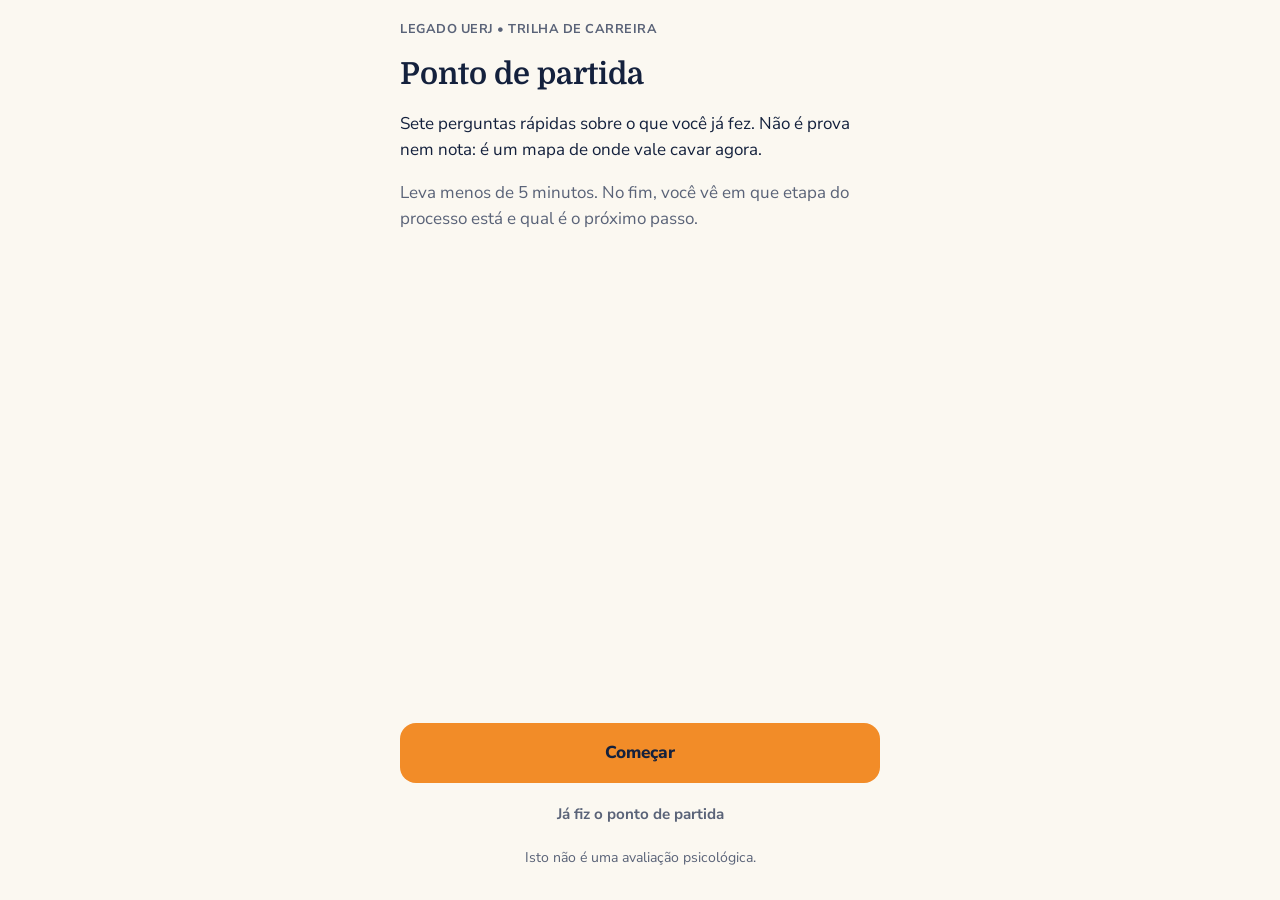
<file: semana.html>
<!doctype html>
<html lang="pt-BR">
<head>
<meta charset="utf-8">
<meta name="viewport" content="width=device-width, initial-scale=1">
<meta name="robots" content="noindex">
<meta name="theme-color" content="#FBF8F1">
<title>Trilha de Carreira</title>
<script>
  /* Endereço antigo: leva ao aplicativo, mantendo o link pessoal (?t=). */
  location.replace('app/' + location.search);
</script>
<noscript><meta http-equiv="refresh" content="0; url=app/"></noscript>
<style>body{margin:0;background:#FBF8F1;color:#14213D;font-family:system-ui,sans-serif;display:flex;min-height:100vh;align-items:center;justify-content:center;padding:24px;text-align:center}a{color:#14213D;font-weight:700}</style>
</head>
<body><p>Abrindo… Se não abrir, <a href="app/">toque aqui</a>.</p></body>
</html>
</file>
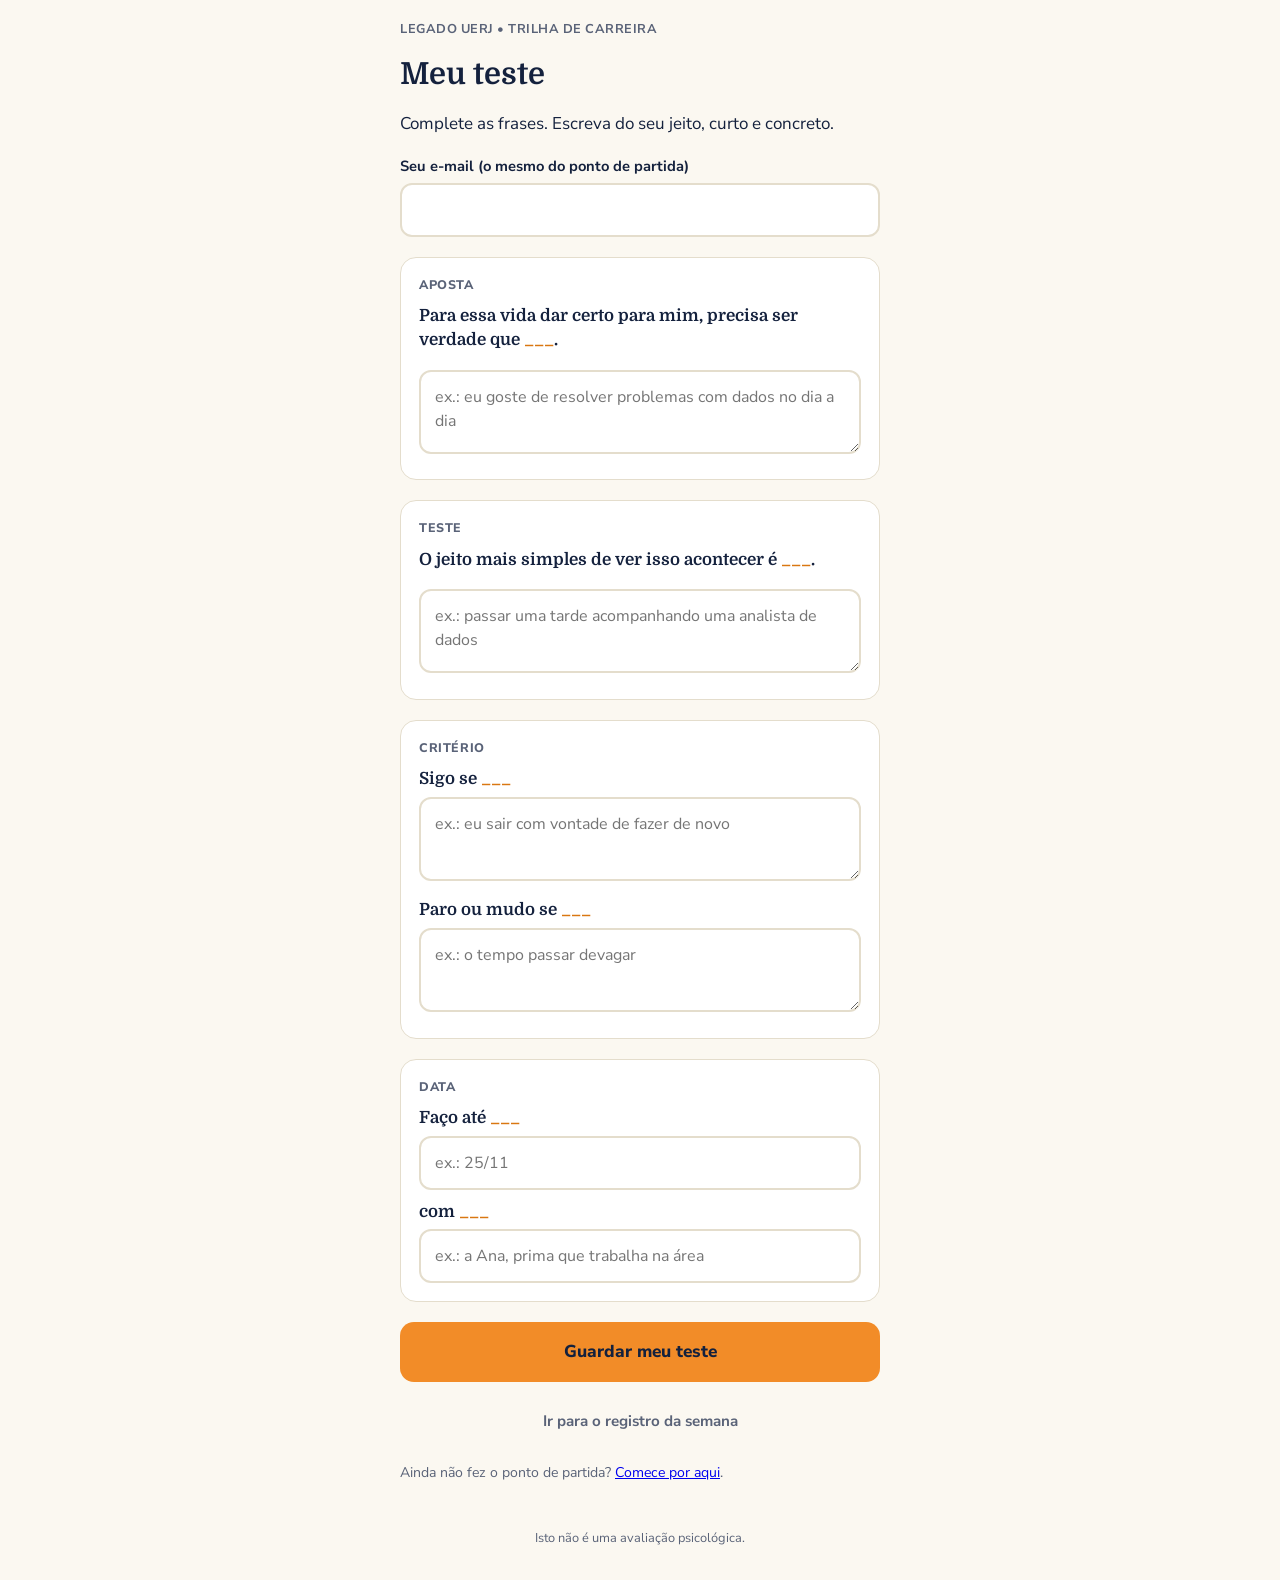
<file: v0/meu-teste.html>
<!doctype html>
<html lang="pt-BR">
<head>
<meta charset="utf-8">
<meta name="viewport" content="width=device-width, initial-scale=1, viewport-fit=cover">
<meta name="theme-color" content="#14213D">
<meta name="robots" content="noindex">
<title>Meu teste • Trilha de Carreira</title>
<link rel="preconnect" href="https://fonts.googleapis.com">
<link rel="preconnect" href="https://fonts.gstatic.com" crossorigin>
<link href="https://fonts.googleapis.com/css2?family=Domine:wght@700&family=Nunito+Sans:wght@400;600;700;800&display=swap" rel="stylesheet">
<link rel="stylesheet" href="../estilo.css?v=5">
<style>
  .andaime { font-family: 'Domine', Georgia, serif; font-size: 1.05rem; font-weight: 700; line-height: 1.4; margin-bottom: 8px; }
  .andaime .lacuna { color: var(--laranja-escuro); }
  .resumo p { margin-top: 10px; }
  .resumo p:first-child { margin-top: 0; }
  .resumo b { color: var(--laranja); }
  .rot-campo { font-size: .78rem; font-weight: 800; text-transform: uppercase; letter-spacing: .05em; color: var(--suave); }
</style>
</head>
<body>
<div class="pagina">
  <div class="marca">Legado UERJ • Trilha de Carreira</div>
  <main id="app" class="tela"></main>
</div>
<script src="../config.js?v=5"></script>
<script src="../comum.js?v=5"></script>
<script>
/* Meu teste — aposta, teste, critério e data, com frases de andaime */
(function () {
  'use strict';
  var P = window.PDP, esc = P.esc, app = document.getElementById('app');
  var token = P.tokenAtual();
  var BLOCOS = [
    { rot: 'Aposta', antes: 'Para essa vida dar certo para mim, precisa ser verdade que', campos: [['aposta', '', 'ex.: eu goste de resolver problemas com dados no dia a dia']] },
    { rot: 'Teste', antes: 'O jeito mais simples de ver isso acontecer é', campos: [['teste', '', 'ex.: passar uma tarde acompanhando uma analista de dados']] },
    { rot: 'Critério', antes: '', campos: [['sigo_se', 'Sigo se', 'ex.: eu sair com vontade de fazer de novo'], ['paro_se', 'Paro ou mudo se', 'ex.: o tempo passar devagar']] },
    { rot: 'Data', antes: '', campos: [['ate', 'Faço até', 'ex.: 25/11'], ['com_quem', 'com', 'ex.: a Ana, prima que trabalha na área']] }
  ];
  var TODOS = ['aposta', 'teste', 'sigo_se', 'paro_se', 'ate', 'com_quem'];

  var dados = P.ler('pdp_meu_teste', null) || { id: P.uuid() };
  var editando = !dados.salvo, nome = '';
  function guardar() { P.gravar('pdp_meu_teste', dados); }

  function desenhar() { editando ? formulario() : resumo(); }

  function formulario() {
    var h = '<h1>Meu teste</h1>' +
      '<p>Complete as frases. Escreva do seu jeito, curto e concreto.</p>' +
      '<form id="f" class="pilha" style="gap:20px" novalidate>';
    if (!token) h += '<div class="campo"><label for="email">Seu e-mail (o mesmo do ponto de partida)</label>' +
      '<input id="email" type="email" inputmode="email" autocomplete="email" autocapitalize="none" maxlength="160" value="' + esc(dados.email) + '"></div>';
    BLOCOS.forEach(function (b) {
      h += '<div class="cartao pilha" style="gap:10px"><p class="rot-campo">' + b.rot + '</p>';
      if (b.antes) h += '<p class="andaime">' + esc(b.antes) + ' <span class="lacuna">___</span>.</p>';
      b.campos.forEach(function (c) {
        var curto = c[0] === 'ate' || c[0] === 'com_quem';
        h += '<div class="campo">' + (c[1] ? '<label class="andaime" for="' + c[0] + '" style="margin-bottom:6px">' + esc(c[1]) + ' <span class="lacuna">___</span></label>' : '') +
          (curto
            ? '<input id="' + c[0] + '" type="text" maxlength="200" placeholder="' + esc(c[2]) + '" value="' + esc(dados[c[0]]) + '"' + (c[1] ? '' : ' aria-label="' + esc(b.rot) + '"') + '>'
            : '<textarea id="' + c[0] + '" maxlength="1000" rows="2" placeholder="' + esc(c[2]) + '"' + (c[1] ? '' : ' aria-label="' + esc(b.rot) + '"') + '>' + esc(dados[c[0]]) + '</textarea>') +
          '</div>';
      });
      h += '</div>';
    });
    h += '<p class="erro" id="erro" hidden></p><button class="botao" type="submit">Guardar meu teste</button></form>' + rodape();
    app.innerHTML = h;

    document.getElementById('f').addEventListener('input', function (ev) {
      if (ev.target.id) { dados[ev.target.id] = ev.target.value; guardar(); }
    });
    document.getElementById('f').onsubmit = function (ev) {
      ev.preventDefault();
      var erro = document.getElementById('erro');
      var email = (dados.email || '').trim();
      var vazios = TODOS.filter(function (k) { return !(dados[k] || '').trim(); }).length;
      var falta = (!token && !/^\S+@\S+\.\S+$/.test(email)) ? 'Informe seu e-mail.' :
        !(dados.aposta || '').trim() ? 'Complete pelo menos a aposta.' : '';
      if (falta) { erro.textContent = falta; erro.hidden = false; return; }
      if (vazios && !confirm('Faltam ' + vazios + ' lacuna' + (vazios > 1 ? 's' : '') + '. Guardar assim mesmo? Você pode voltar e completar depois.')) return;
      var p = { id: dados.id, token: token || '', email: email };
      TODOS.forEach(function (k) { p[k] = (dados[k] || '').trim(); });
      P.enfileirar('pdp_aposta_enviar', { p: p });
      dados.salvo = true; guardar();
      editando = false; desenhar(); window.scrollTo(0, 0);
    };
  }

  function v(k) { var x = (dados[k] || '').trim(); return x ? '<b>' + esc(x) + '</b>' : '<span class="suave">___</span>'; }

  function resumo() {
    app.innerHTML = '<h1>Meu teste</h1>' +
      (nome ? '<p>' + esc(nome) + ', este é o seu teste para as próximas semanas.</p>' : '') +
      '<div class="cartao escuro resumo">' +
      '<p>Para essa vida dar certo para mim, precisa ser verdade que ' + v('aposta') + '.</p>' +
      '<p>O jeito mais simples de ver isso acontecer é ' + v('teste') + '.</p>' +
      '<p>Sigo se ' + v('sigo_se') + '. Paro ou mudo se ' + v('paro_se') + '.</p>' +
      '<p>Faço até ' + v('ate') + ', com ' + v('com_quem') + '.</p></div>' +
      '<div id="situacao" class="situacao" hidden></div>' +
      '<p class="pequeno suave">Tire um print desta tela. Depois do teste, conte no registro da semana o que aprendeu.</p>' +
      '<button class="botao claro" id="editar">Editar</button>' + rodape();
    document.getElementById('editar').onclick = function () { editando = true; desenhar(); };
    P.aoMudarFila(function (s) {
      var el = document.getElementById('situacao'); if (!el) return;
      el.hidden = false;
      if (s === 'ok') { el.className = 'situacao ok'; el.textContent = 'Meu teste guardado.'; }
      else { el.className = 'situacao pendente'; el.textContent = 'Gravando… Se a conexão cair, tentamos de novo sozinhos. Deixe esta página aberta.'; }
    });
  }

  function rodape() {
    var q = token ? '?t=' + encodeURIComponent(token) : '';
    return '<p class="centro"><a class="botao texto" href="semana.html' + q + '">Ir para o registro da semana</a></p>' +
      (token ? '' : '<p class="pequeno suave">Ainda não fez o ponto de partida? <a href="./">Comece por aqui</a>.</p>') +
      '<p class="rodape">Isto não é uma avaliação psicológica.</p>';
  }

  desenhar();
  P.esvaziar();
  // com o link pessoal, recupera o que já foi gravado (por exemplo, vindo de outro aparelho)
  if (token) P.rpc('pdp_registros', { p_token: token }).then(function (d) {
    if (!d) return;
    nome = d.nome ? d.nome.split(' ')[0] : '';
    var a = d.aposta;
    var ativo = document.activeElement && /INPUT|TEXTAREA/.test(document.activeElement.tagName);
    if (a && !dados.salvo && !TODOS.some(function (k) { return dados[k]; })) {
      TODOS.forEach(function (k) { dados[k] = a[k]; }); dados.id = a.id; dados.salvo = true; guardar(); editando = false;
    }
    if (!ativo) desenhar();
  }, function () {});
})();
</script>
</body>
</html>
</file>
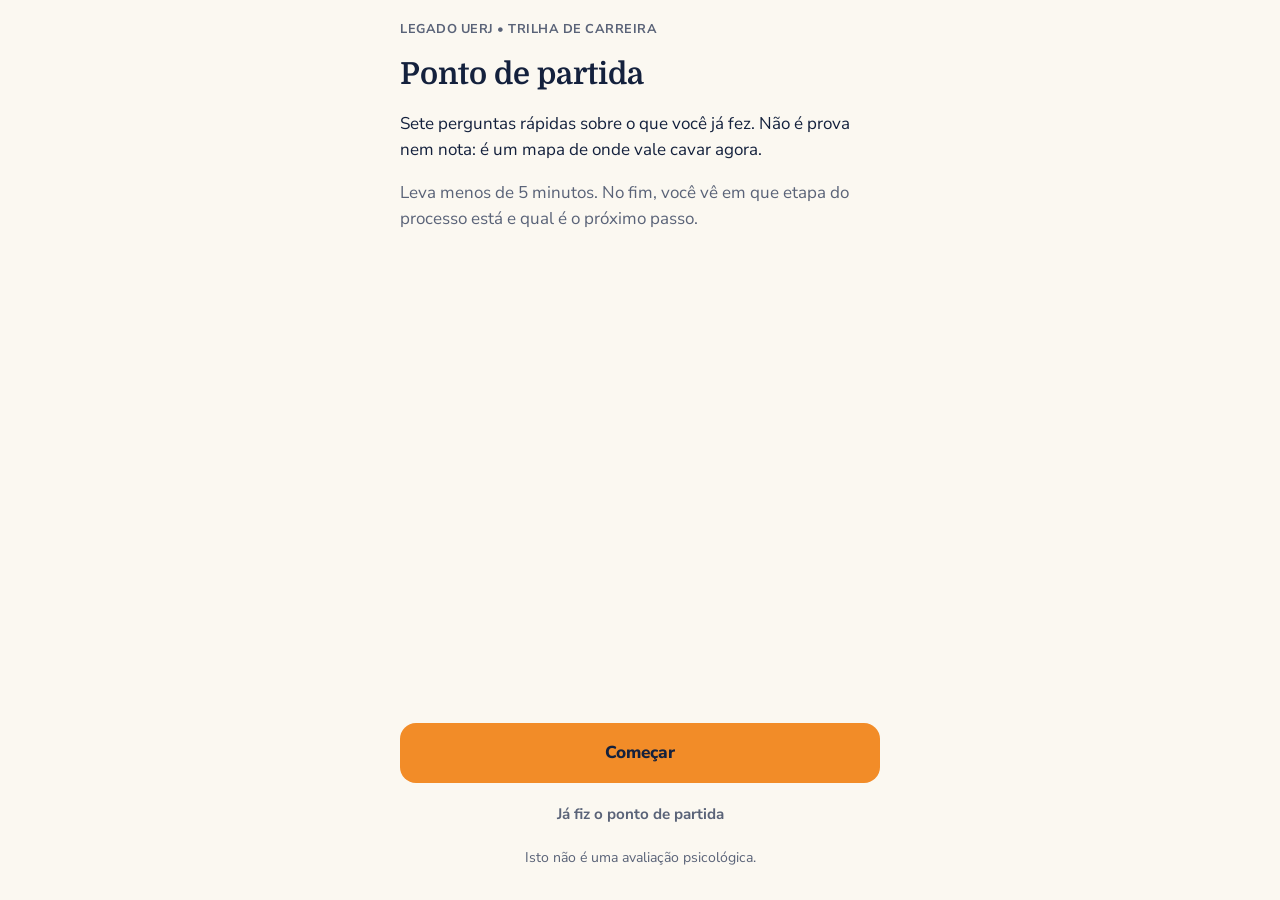
<file: v0/semana.html>
<!doctype html>
<html lang="pt-BR">
<head>
<meta charset="utf-8">
<meta name="viewport" content="width=device-width, initial-scale=1">
<meta name="robots" content="noindex">
<title>Trilha de Carreira</title>
<script>
  /* A reflexão livre foi substituída pelo exit ticket de cada encontro (links criados no painel). */
  location.replace('../app/' + location.search);
</script>
<noscript><meta http-equiv="refresh" content="0; url=../app/"></noscript>
</head>
<body><p>Abrindo… <a href="../app/">toque aqui</a>.</p></body>
</html>
</file>
<file: estilo.css>
:root {
  --azul: #14213D;
  --creme: #FBF8F1;
  --laranja: #F28C28;
  --laranja-escuro: #D97712;
  --linha: #E4DDCC;
  --suave: #5A6378;
  --branco: #FFFFFF;
}
* { box-sizing: border-box; }
html { -webkit-text-size-adjust: 100%; }
body {
  margin: 0; background: var(--creme); color: var(--azul);
  font-family: 'Nunito Sans', system-ui, -apple-system, 'Segoe UI', sans-serif;
  font-size: 17px; line-height: 1.5;
  min-height: 100vh; min-height: 100dvh;
}
h1, h2, h3, .titulo { font-family: 'Domine', Georgia, serif; font-weight: 700; line-height: 1.25; margin: 0; }
h1 { font-size: 1.9rem; }
h2 { font-size: 1.35rem; }
p { margin: 0; }

.pagina {
  max-width: 520px; margin: 0 auto; padding: 16px 20px 32px;
  min-height: 100vh; min-height: 100dvh; display: flex; flex-direction: column;
}
.marca { font-size: .8rem; font-weight: 700; letter-spacing: .04em; text-transform: uppercase; color: var(--suave); padding: 4px 0 16px; }
.tela { flex: 1; display: flex; flex-direction: column; gap: 18px; }
.empurra { margin-top: auto; }
.suave { color: var(--suave); }
.pequeno { font-size: .88rem; }
.centro { text-align: center; }

/* botões */
.botao {
  display: block; width: 100%; border: 0; border-radius: 14px; padding: 17px 18px; min-height: 58px;
  font: inherit; font-weight: 800; font-size: 1.08rem; text-align: center; text-decoration: none;
  background: var(--laranja); color: var(--azul); cursor: pointer;
  -webkit-tap-highlight-color: transparent; touch-action: manipulation;
}
.botao:active { background: var(--laranja-escuro); }
.botao[disabled] { opacity: .45; }
.botao.claro { background: var(--branco); border: 2px solid var(--azul); }
.botao.claro:active, .botao.claro.marcado { background: var(--azul); color: var(--creme); }
.botao.texto { background: none; min-height: 44px; padding: 10px; font-weight: 700; font-size: .95rem; color: var(--suave); width: auto; }
.dupla { display: grid; grid-template-columns: 1fr 1fr; gap: 12px; }
.pilha { display: flex; flex-direction: column; gap: 10px; }
.botao.frase { text-align: left; font-weight: 600; font-size: 1rem; padding: 14px 16px; line-height: 1.35; }

/* barra de avanço das 7 perguntas */
.avanco { display: flex; align-items: center; gap: 10px; }
.avanco .trilho { flex: 1; height: 6px; border-radius: 3px; background: var(--linha); overflow: hidden; }
.avanco .cheio { height: 100%; background: var(--laranja); border-radius: 3px; transition: width .2s; }
.avanco .conta { font-size: .85rem; font-weight: 700; color: var(--suave); white-space: nowrap; }
.voltar { background: none; border: 0; font: inherit; font-weight: 700; color: var(--suave); padding: 8px 8px 8px 0; cursor: pointer; }

.enunciado { font-family: 'Domine', Georgia, serif; font-size: 1.4rem; line-height: 1.35; font-weight: 700; padding: 8px 0; }
.rotulo-pergunta { font-size: .85rem; font-weight: 700; color: var(--suave); text-transform: uppercase; letter-spacing: .04em; }

/* formulário */
label { display: block; font-weight: 700; font-size: .92rem; margin-bottom: 6px; }
input[type=text], input[type=email], select, textarea {
  width: 100%; font: inherit; font-size: 16px; color: var(--azul); background: var(--branco);
  border: 2px solid var(--linha); border-radius: 12px; padding: 13px 14px; appearance: none; -webkit-appearance: none;
}
textarea { min-height: 84px; resize: vertical; }
select {
  padding-right: 42px; cursor: pointer;
  background-image: url("data:image/svg+xml,%3Csvg xmlns='http://www.w3.org/2000/svg' width='14' height='9' viewBox='0 0 14 9'%3E%3Cpath d='M1 1l6 6 6-6' fill='none' stroke='%2314213D' stroke-width='2' stroke-linecap='round' stroke-linejoin='round'/%3E%3C/svg%3E");
  background-repeat: no-repeat; background-position: right 16px center;
}
input:focus, select:focus, textarea:focus, .botao:focus-visible { outline: 3px solid var(--laranja); outline-offset: 1px; border-color: var(--azul); }
.campo { display: block; }
.chips { display: grid; grid-template-columns: 1fr 1fr; gap: 8px; }
.chips .botao { min-height: 48px; padding: 10px; font-size: .92rem; font-weight: 700; border-width: 2px; border-color: var(--linha); }
.chips .botao.marcado { border-color: var(--azul); }
.erro { color: #A3260F; font-weight: 700; font-size: .9rem; }

/* resultado */
.cartao { background: var(--branco); border: 1px solid var(--linha); border-radius: 16px; padding: 18px; }
.cartao.escuro { background: var(--azul); color: var(--creme); border: 0; }
.cartao.escuro .suave { color: #C9CFDC; }
.etapa-topo { display: flex; align-items: center; gap: 16px; }
.numero {
  flex: none; width: 76px; height: 76px; border-radius: 50%; background: var(--laranja); color: var(--azul);
  font-family: 'Domine', Georgia, serif; font-size: 2.6rem; font-weight: 700; display: flex; align-items: center; justify-content: center;
}
.selo { display: inline-block; background: var(--laranja); color: var(--azul); font-weight: 800; font-size: .78rem; border-radius: 999px; padding: 2px 10px; margin-left: 6px; vertical-align: middle; }
.bloco h3 { font-family: 'Nunito Sans', sans-serif; font-size: .8rem; font-weight: 800; text-transform: uppercase; letter-spacing: .05em; color: var(--suave); margin-bottom: 4px; }
.bloco p.forte { font-weight: 700; font-size: 1.1rem; }
.faixa { border-left: 4px solid var(--laranja); padding: 4px 0 4px 14px; }
.situacao { font-size: .85rem; font-weight: 700; border-radius: 10px; padding: 8px 12px; text-align: center; }
.situacao.ok { background: #E7F2E4; color: #24552A; }
.situacao.pendente { background: #FCEBD3; color: #6B3C05; }
.link-pessoal { word-break: break-all; font-size: .88rem; background: var(--creme); border-radius: 10px; padding: 10px 12px; border: 1px dashed var(--linha); }
.rodape { margin-top: 28px; font-size: .8rem; color: var(--suave); text-align: center; }
.registro-antigo { border-top: 1px solid var(--linha); padding: 12px 0; }
.registro-antigo:first-child { border-top: 0; }
.registro-antigo dt { font-size: .78rem; font-weight: 800; color: var(--suave); text-transform: uppercase; letter-spacing: .04em; margin-top: 8px; }
.registro-antigo dd { margin: 0; white-space: pre-wrap; }
</file>
<file: app/app.css>
/* Aplicativo — acabamento por cima de estilo.css */
:root { --sombra: 0 1px 2px rgba(20, 33, 61, .06), 0 8px 24px rgba(20, 33, 61, .07); --raio: 20px; }

body.com-barra .pagina { padding-bottom: calc(96px + env(safe-area-inset-bottom)); }
.pagina { padding-top: calc(16px + env(safe-area-inset-top)); }

/* entrada de cada tela */
@keyframes entra { from { opacity: 0; transform: translateY(10px); } to { opacity: 1; transform: none; } }
@keyframes revela { 0% { opacity: 0; transform: scale(.6); } 70% { transform: scale(1.06); } 100% { opacity: 1; transform: none; } }
/* sem "fill" nem atraso: se a animação não rodar, o conteúdo aparece do mesmo jeito */
.tela.entra { animation: entra .28s cubic-bezier(.2, .7, .2, 1); }
.revela .numero { animation: revela .6s cubic-bezier(.2, .7, .2, 1); }
@media (prefers-reduced-motion: reduce) { .tela.entra, .revela .numero { animation: none; } }

.cartao { border-radius: var(--raio); box-shadow: var(--sombra); border-color: transparent; }
.cartao.escuro { box-shadow: 0 10px 30px rgba(20, 33, 61, .25); }
.botao { border-radius: 16px; transition: transform .08s, background .15s; }
.botao:active { transform: scale(.98); }

.saudacao { font-size: 1.7rem; }
.sobre { font-size: .8rem; font-weight: 800; text-transform: uppercase; letter-spacing: .06em; color: var(--suave); }
.cartao.escuro .sobre { color: #C9CFDC; }

/* cartões que levam a algum lugar */
a.cartao { display: block; color: inherit; text-decoration: none; -webkit-tap-highlight-color: transparent; transition: transform .08s; }
a.cartao:active { transform: scale(.985); }
.linha-cartao { display: flex; align-items: center; gap: 14px; }
.linha-cartao .corpo { flex: 1; min-width: 0; }
.linha-cartao .seta { flex: none; font-size: 1.4rem; color: var(--suave); }
.cartao.escuro .seta { color: #C9CFDC; }
.icone { flex: none; width: 44px; height: 44px; border-radius: 14px; background: var(--creme); display: flex; align-items: center; justify-content: center; }
.icone svg, .barra svg { width: 22px; height: 22px; fill: none; stroke: currentColor; stroke-width: 2; stroke-linecap: round; stroke-linejoin: round; }
.numero.menor { width: 56px; height: 56px; font-size: 1.9rem; }
.proximo { background: var(--laranja); color: var(--azul); border: 0; }
.proximo .sobre, .proximo .seta { color: var(--azul); opacity: .75; }
.proximo p.forte { font-weight: 800; font-size: 1.1rem; }

/* barra inferior */
.barra {
  position: fixed; left: 0; right: 0; bottom: 0; z-index: 10;
  display: grid; grid-template-columns: repeat(4, 1fr); max-width: 520px; margin: 0 auto;
  background: rgba(255, 255, 255, .94); -webkit-backdrop-filter: blur(12px); backdrop-filter: blur(12px);
  border-top: 1px solid var(--linha); padding: 6px 6px calc(6px + env(safe-area-inset-bottom));
}
.barra[hidden] { display: none; }
.barra a {
  display: flex; flex-direction: column; align-items: center; gap: 2px; padding: 8px 2px; min-height: 54px;
  font-size: .72rem; font-weight: 700; color: var(--suave); text-decoration: none; border-radius: 12px;
  -webkit-tap-highlight-color: transparent;
}
.barra a.ativo { color: var(--azul); background: var(--creme); }
.barra a.ativo svg { stroke: var(--laranja-escuro); }

/* listas */
.topo-lista { display: flex; align-items: center; justify-content: space-between; gap: 12px; }
.vazio { text-align: center; padding: 28px 12px; color: var(--suave); }
.etiqueta { display: inline-block; font-size: .74rem; font-weight: 800; border-radius: 999px; padding: 3px 10px; background: var(--creme); color: var(--azul); }
.etiqueta.andamento { background: var(--laranja); }
.etiqueta.concluido { background: var(--azul); color: var(--creme); }
.item h3 { font-family: 'Nunito Sans', sans-serif; font-size: 1.02rem; font-weight: 700; line-height: 1.35; margin-top: 8px; }
.item .meta { font-size: .85rem; color: var(--suave); margin-top: 4px; }
.corta { display: -webkit-box; -webkit-line-clamp: 2; -webkit-box-orient: vertical; overflow: hidden; }
.frases p { margin-top: 10px; }
.frases p:first-child { margin-top: 0; }
.frases b { color: var(--laranja); }
.andaime { font-family: 'Domine', Georgia, serif; font-size: 1.05rem; font-weight: 700; line-height: 1.4; margin-bottom: 8px; display: block; }
.andaime .lacuna { color: var(--laranja-escuro); }
.voltar-topo { display: inline-block; font-weight: 700; color: var(--suave); text-decoration: none; padding: 6px 0; }
dl.reflexao { margin: 8px 0 0; }
dl.reflexao dt { font-size: .76rem; font-weight: 800; color: var(--suave); text-transform: uppercase; letter-spacing: .04em; margin-top: 10px; }
dl.reflexao dd { margin: 0; white-space: pre-wrap; }
.aviso-topo { font-size: .85rem; font-weight: 700; border-radius: 12px; padding: 8px 12px; text-align: center; background: #FCEBD3; color: #6B3C05; }

/* exit ticket: escala de 0 a 10 */
.nota-grade { display: grid; grid-template-columns: repeat(6, 1fr); gap: 8px; }
.nota {
  min-height: 48px; border-radius: 12px; border: 2px solid var(--linha); background: var(--branco); color: var(--azul);
  font: inherit; font-weight: 800; font-size: 1.05rem; cursor: pointer; font-variant-numeric: tabular-nums;
  -webkit-tap-highlight-color: transparent; touch-action: manipulation; transition: transform .08s;
}
.nota:active { transform: scale(.95); }
.nota.marcado { background: var(--azul); border-color: var(--azul); color: var(--creme); }
.nota-legenda { display: flex; justify-content: space-between; font-size: .78rem; font-weight: 700; color: var(--suave); }
@media (min-width: 440px) { .nota-grade { grid-template-columns: repeat(11, 1fr); gap: 5px; } .nota { min-height: 44px; font-size: .95rem; } }

/* barra com 5 áreas */
.barra { grid-template-columns: repeat(5, 1fr); }
.barra a { font-size: .68rem; padding: 8px 0; }

/* planos */
.pontos { display: inline-flex; gap: 3px; vertical-align: middle; }
.pontos i { width: 8px; height: 8px; border-radius: 50%; background: var(--linha); display: inline-block; }
.pontos i.on { background: var(--laranja); }
.regua-mini { display: grid; grid-template-columns: 1fr 1fr; gap: 4px 12px; margin-top: 10px; font-size: .78rem; font-weight: 700; color: var(--suave); }
.regua-mini span { display: flex; justify-content: space-between; align-items: center; gap: 6px; }
.regua-titulo { font-size: .92rem; margin-bottom: 8px; }
.regua-botoes { display: grid; grid-template-columns: repeat(5, 1fr); gap: 8px; }
.pergunta textarea { min-height: 64px; }
.acao-pergunta { display: inline-block; margin-top: 6px; font-weight: 800; font-size: .9rem; color: var(--laranja-escuro); text-decoration: none; }
.sugestoes { display: flex; flex-wrap: wrap; gap: 8px; }
.sugestoes button { font: inherit; font-size: .85rem; font-weight: 600; text-align: left; border: 1.5px dashed var(--linha); background: var(--creme); color: var(--azul); border-radius: 12px; padding: 8px 12px; cursor: pointer; }
.origem { font-size: .9rem; color: var(--suave); }
.origem a { color: var(--azul); font-weight: 800; }
.origem-cartao { border-left: 4px solid var(--laranja); }
.alerta { color: var(--laranja-escuro); }
.comparar { overflow-x: auto; }
.comparar table { width: 100%; border-collapse: collapse; font-size: .9rem; }
.comparar th, .comparar td { padding: 10px 6px; text-align: left; vertical-align: top; border-top: 1px solid var(--linha); }
.comparar tr:first-child th { border-top: 0; font-family: 'Nunito Sans', sans-serif; font-weight: 700; }
</file>
